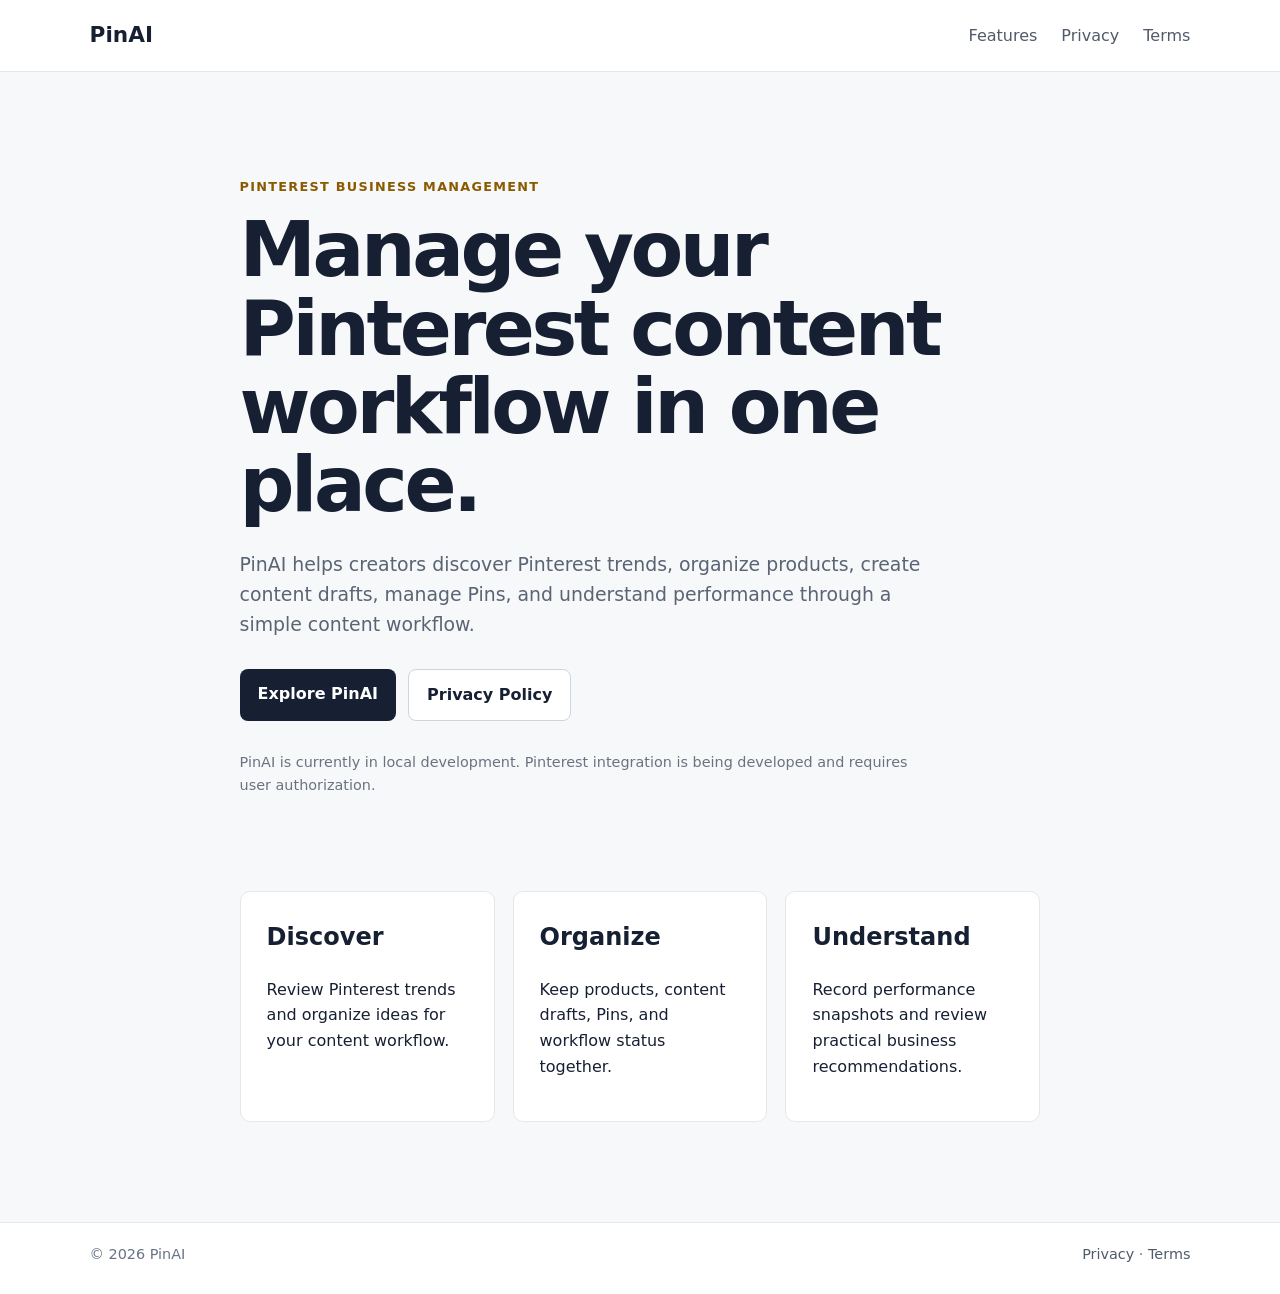
<file: index.html>
<!doctype html><html lang="en"><head><meta charset="utf-8"><meta name="viewport" content="width=device-width,initial-scale=1"><title>PinAI | Pinterest Business Management</title><meta name="description" content="PinAI helps creators discover Pinterest trends, organize products, create content drafts, manage Pins, and understand performance."><link rel="icon" href="favicon.svg"><link rel="stylesheet" href="styles.css"></head><body><header><a class="brand" href="index.html">PinAI</a><nav><a href="#features">Features</a><a href="privacy.html">Privacy</a><a href="terms.html">Terms</a></nav></header><main><section class="hero"><p class="eyebrow">Pinterest Business Management</p><h1>Manage your Pinterest content workflow in one place.</h1><p class="lead">PinAI helps creators discover Pinterest trends, organize products, create content drafts, manage Pins, and understand performance through a simple content workflow.</p><div class="actions"><a class="button dark" href="#features">Explore PinAI</a><a class="button light" href="privacy.html">Privacy Policy</a></div><p class="note">PinAI is currently in local development. Pinterest integration is being developed and requires user authorization.</p></section><section id="features" class="features"><article><h2>Discover</h2><p>Review Pinterest trends and organize ideas for your content workflow.</p></article><article><h2>Organize</h2><p>Keep products, content drafts, Pins, and workflow status together.</p></article><article><h2>Understand</h2><p>Record performance snapshots and review practical business recommendations.</p></article></section></main><footer><span>© 2026 PinAI</span><span><a href="privacy.html">Privacy</a> · <a href="terms.html">Terms</a></span></footer></body></html>
</file>
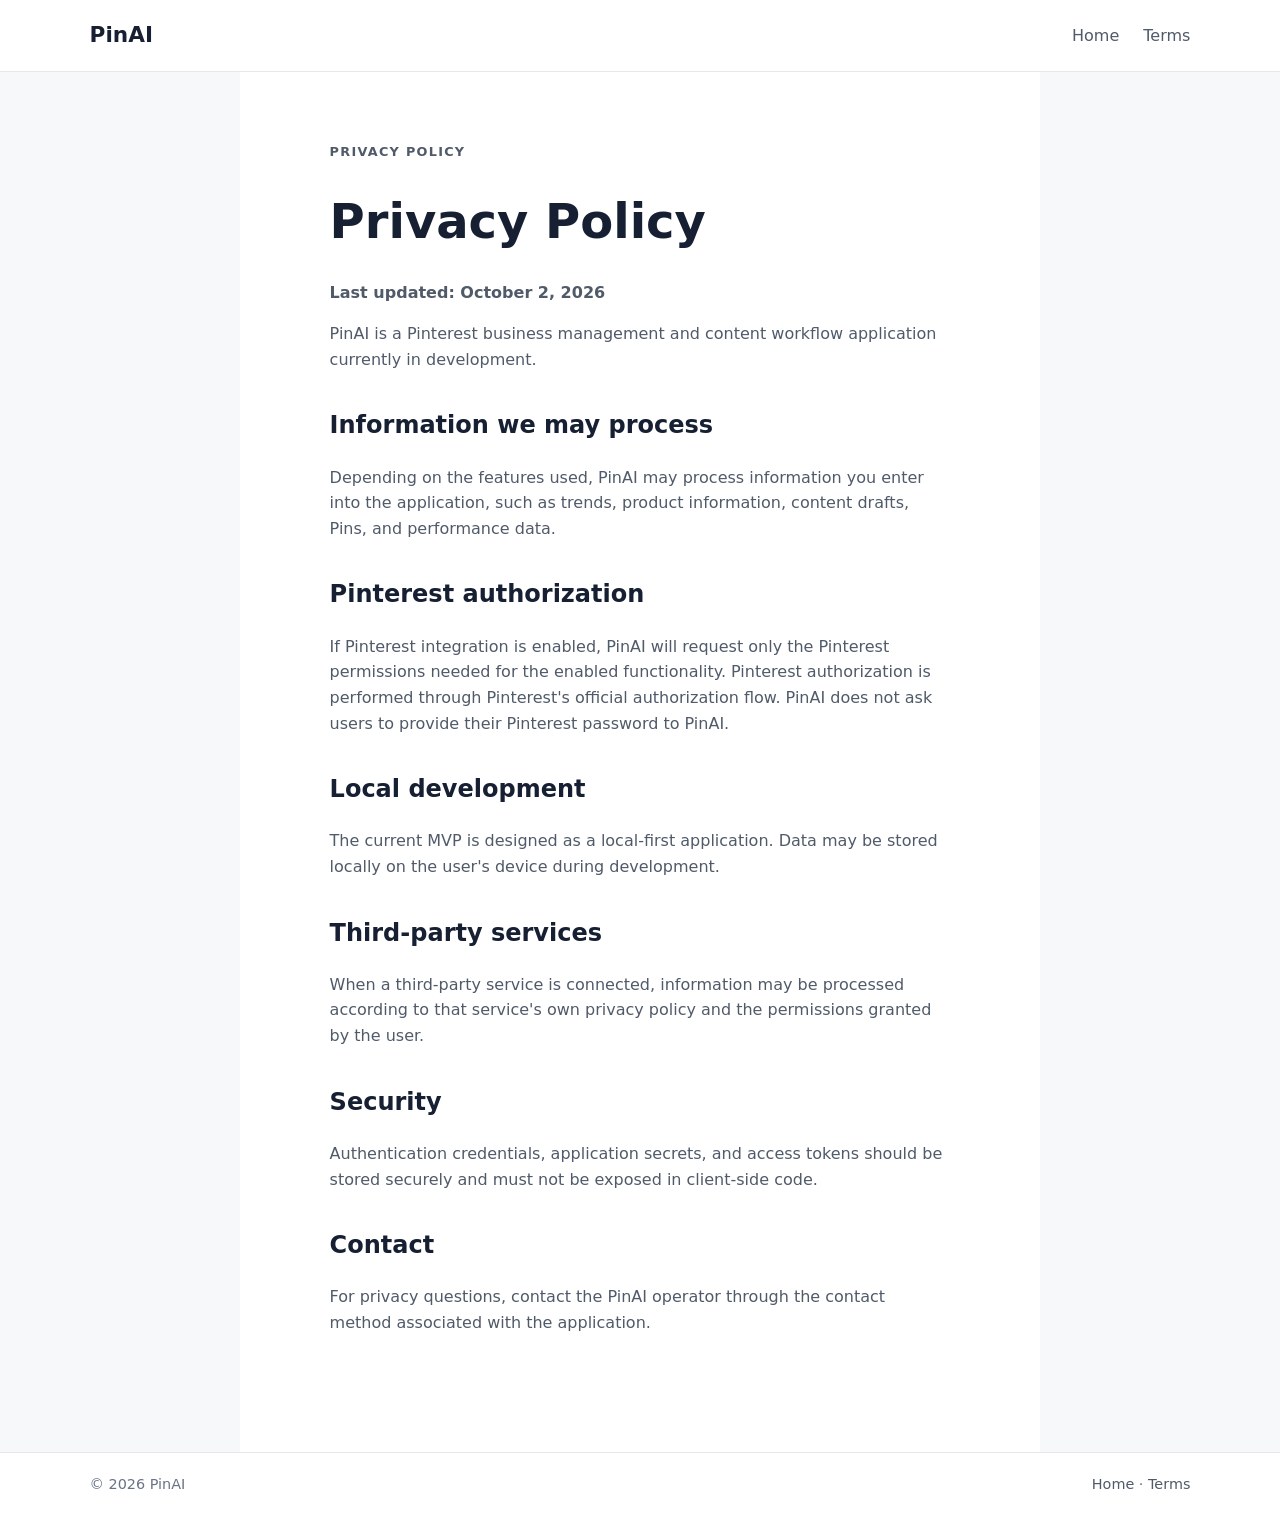
<file: privacy.html>
<!doctype html><html lang="en"><head><meta charset="utf-8"><meta name="viewport" content="width=device-width,initial-scale=1"><title>Privacy Policy | PinAI</title><link rel="icon" href="favicon.svg"><link rel="stylesheet" href="styles.css"></head><body><header><a class="brand" href="index.html">PinAI</a><nav><a href="index.html">Home</a><a href="terms.html">Terms</a></nav></header><main class="doc"><p class="eyebrow">Privacy Policy</p><h1>Privacy Policy</h1><p><strong>Last updated: October 2, 2026</strong></p><p>PinAI is a Pinterest business management and content workflow application currently in development.</p><h2>Information we may process</h2><p>Depending on the features used, PinAI may process information you enter into the application, such as trends, product information, content drafts, Pins, and performance data.</p><h2>Pinterest authorization</h2><p>If Pinterest integration is enabled, PinAI will request only the Pinterest permissions needed for the enabled functionality. Pinterest authorization is performed through Pinterest's official authorization flow. PinAI does not ask users to provide their Pinterest password to PinAI.</p><h2>Local development</h2><p>The current MVP is designed as a local-first application. Data may be stored locally on the user's device during development.</p><h2>Third-party services</h2><p>When a third-party service is connected, information may be processed according to that service's own privacy policy and the permissions granted by the user.</p><h2>Security</h2><p>Authentication credentials, application secrets, and access tokens should be stored securely and must not be exposed in client-side code.</p><h2>Contact</h2><p>For privacy questions, contact the PinAI operator through the contact method associated with the application.</p></main><footer><span>© 2026 PinAI</span><span><a href="index.html">Home</a> · <a href="terms.html">Terms</a></span></footer></body></html>
</file>
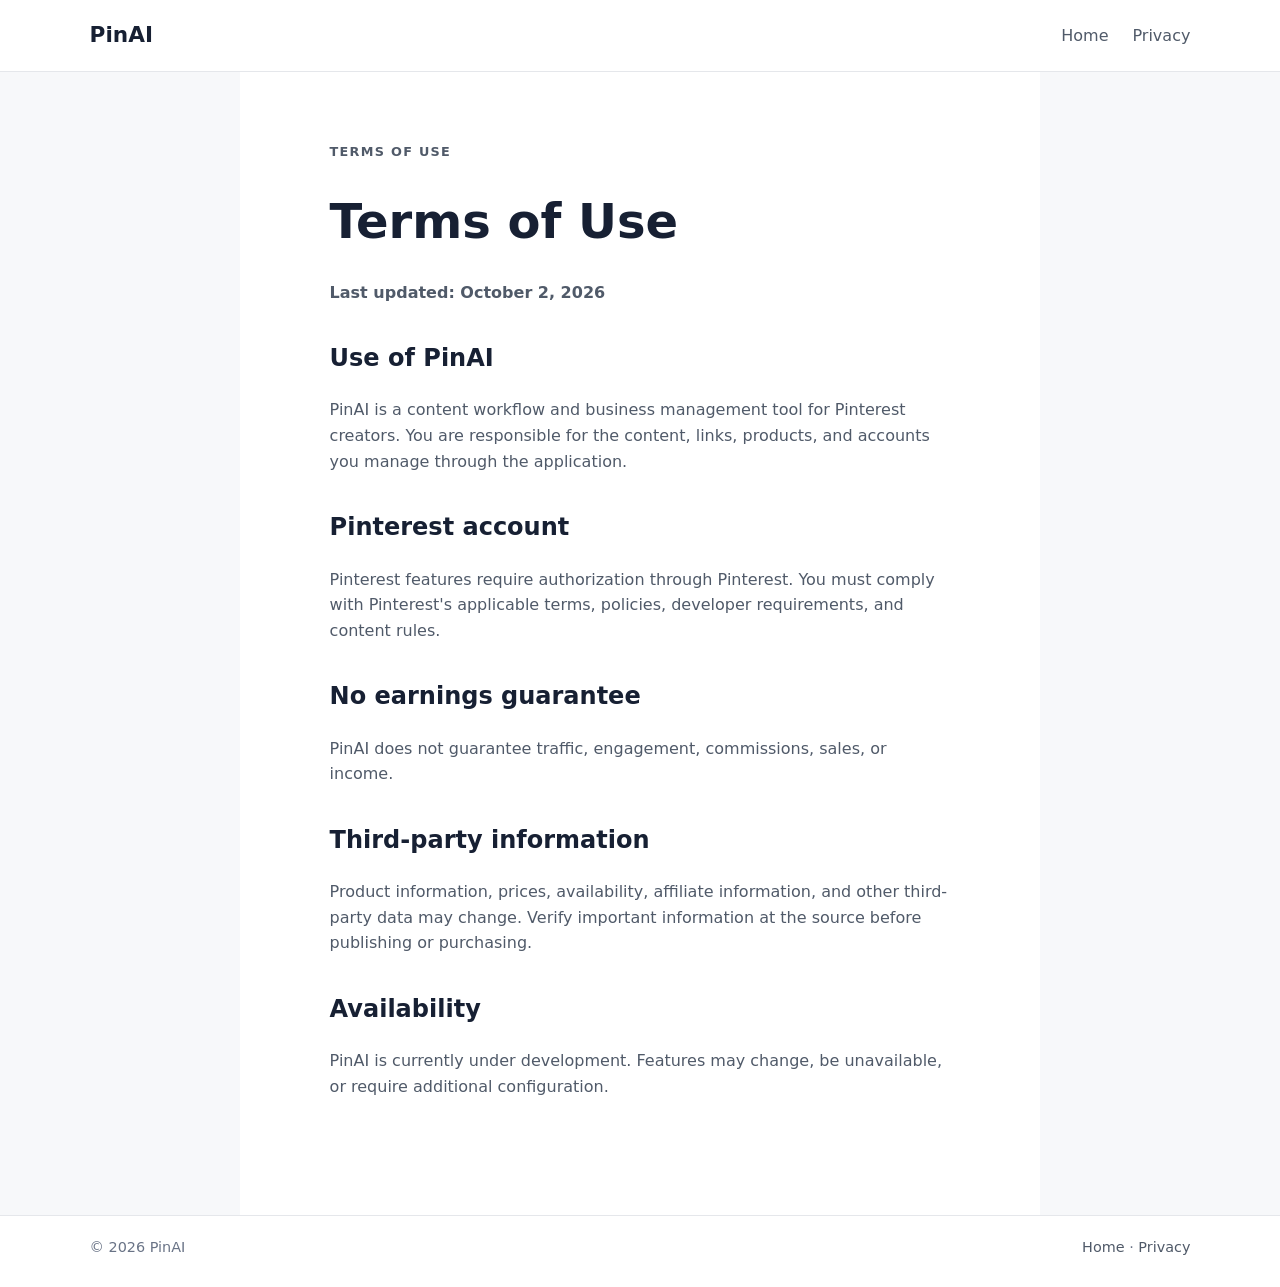
<file: terms.html>
<!doctype html><html lang="en"><head><meta charset="utf-8"><meta name="viewport" content="width=device-width,initial-scale=1"><title>Terms | PinAI</title><link rel="icon" href="favicon.svg"><link rel="stylesheet" href="styles.css"></head><body><header><a class="brand" href="index.html">PinAI</a><nav><a href="index.html">Home</a><a href="privacy.html">Privacy</a></nav></header><main class="doc"><p class="eyebrow">Terms of Use</p><h1>Terms of Use</h1><p><strong>Last updated: October 2, 2026</strong></p><h2>Use of PinAI</h2><p>PinAI is a content workflow and business management tool for Pinterest creators. You are responsible for the content, links, products, and accounts you manage through the application.</p><h2>Pinterest account</h2><p>Pinterest features require authorization through Pinterest. You must comply with Pinterest's applicable terms, policies, developer requirements, and content rules.</p><h2>No earnings guarantee</h2><p>PinAI does not guarantee traffic, engagement, commissions, sales, or income.</p><h2>Third-party information</h2><p>Product information, prices, availability, affiliate information, and other third-party data may change. Verify important information at the source before publishing or purchasing.</p><h2>Availability</h2><p>PinAI is currently under development. Features may change, be unavailable, or require additional configuration.</p></main><footer><span>© 2026 PinAI</span><span><a href="index.html">Home</a> · <a href="privacy.html">Privacy</a></span></footer></body></html>
</file>
<file: styles.css>
*{box-sizing:border-box}body{margin:0;font-family:Inter,system-ui,-apple-system,"Segoe UI",sans-serif;color:#172033;background:#f7f8fa;line-height:1.6}header{height:72px;display:flex;align-items:center;justify-content:space-between;padding:0 7%;background:#fff;border-bottom:1px solid #e5e7eb}.brand{font-weight:800;font-size:1.35rem;color:#172033;text-decoration:none}nav{display:flex;gap:24px}nav a,footer a{color:#505a69;text-decoration:none}.hero{max-width:980px;margin:auto;padding:105px 7% 80px}.eyebrow{font-size:.8rem;font-weight:800;letter-spacing:.1em;text-transform:uppercase;color:#8a5a00;margin:0 0 14px}.hero h1{font-size:clamp(2.6rem,6vw,5rem);line-height:1.02;letter-spacing:-.045em;max-width:850px;margin:0 0 24px}.lead{font-size:1.18rem;max-width:720px;color:#5a6474}.actions{display:flex;gap:12px;margin:30px 0}.button{display:inline-block;padding:12px 18px;border-radius:8px;text-decoration:none;font-weight:700}.dark{background:#172033;color:white}.light{border:1px solid #cfd4dc;background:white;color:#172033}.note{font-size:.9rem;color:#6b7280;max-width:700px}.features{max-width:980px;margin:auto;padding:0 7% 100px;display:grid;grid-template-columns:repeat(3,1fr);gap:18px}.features article{background:white;border:1px solid #e5e7eb;padding:26px;border-radius:10px}.features h2{margin-top:0}.doc{max-width:800px;margin:auto;padding:70px 7% 100px;background:white;min-height:calc(100vh - 144px)}.doc h1{font-size:3rem;line-height:1.1}.doc h2{margin-top:34px}.doc p{color:#505a69}footer{min-height:72px;padding:20px 7%;display:flex;justify-content:space-between;gap:20px;border-top:1px solid #e5e7eb;background:white;color:#697386;font-size:.9rem}@media(max-width:700px){.features{grid-template-columns:1fr}.hero{padding-top:70px}nav{gap:12px;font-size:.9rem}.actions{flex-direction:column;align-items:flex-start}footer{flex-direction:column}}
</file>
